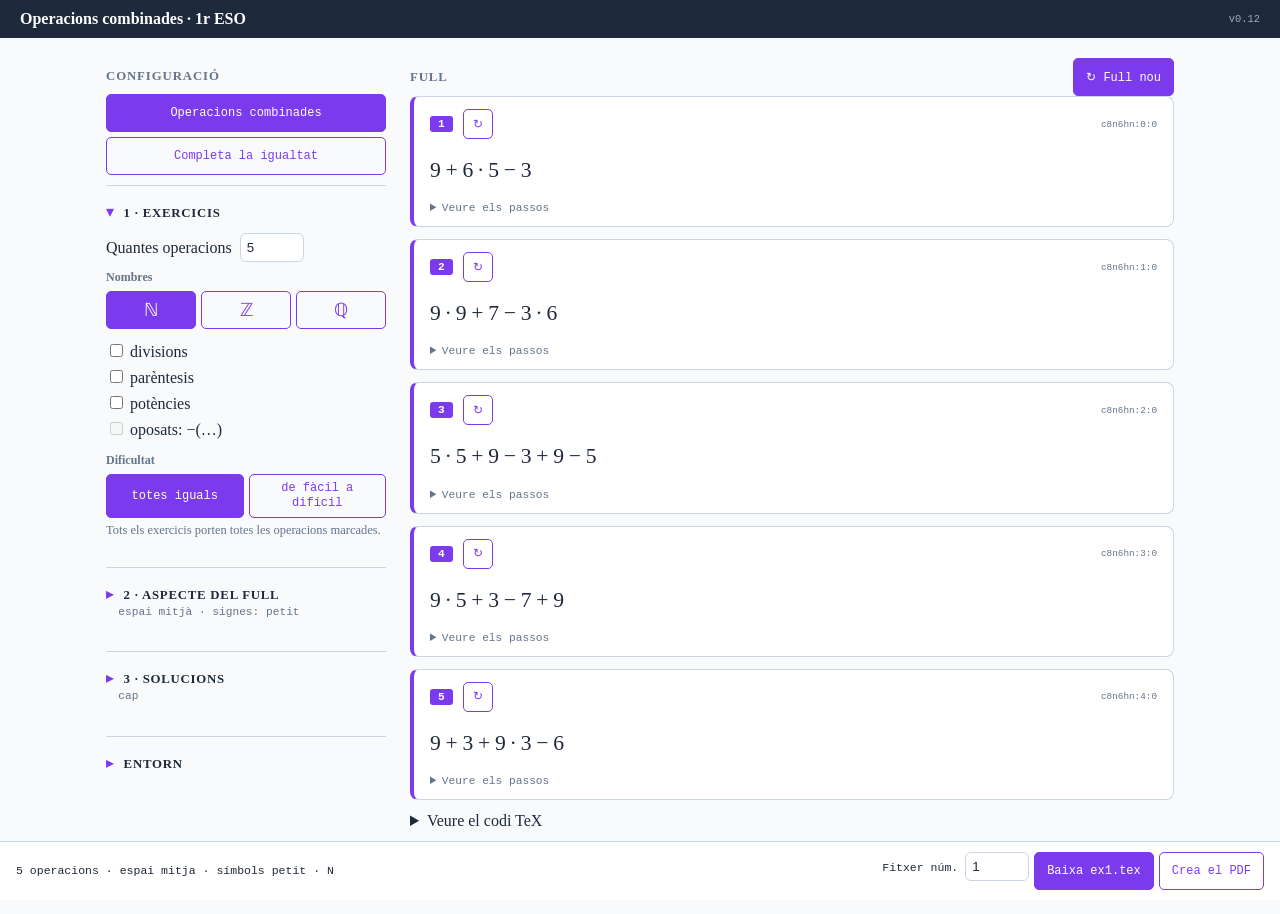
<file: index.html>
<!DOCTYPE html>
<html lang="ca">
<head>
<meta charset="utf-8">
<meta name="viewport" content="width=device-width, initial-scale=1, viewport-fit=cover">
<title>Operacions combinades · 1r ESO</title>
<!-- ?v=…: la versió (Motor.VERSIO). Amb una versió nova, el navegador baixa de nou els fitxers i no fa servir els
     d'abans, que pot tenir desats: si no, hi barrejava la pàgina nova amb l'estil o el JavaScript d'abans. -->
<link rel="stylesheet" href="assets/style.css?v=0.12">
</head>
<body>
<header><h1>Operacions combinades · 1r ESO</h1><span id="segell"></span></header>
<main>
<aside>
  <h2>Configuració</h2>
  <div class="grup" id="act"><button data-act="comb">Operacions combinades</button><button data-act="igu">Completa la igualtat</button></div>
  <!-- Tres passos, en l'ordre en què es fa un full: què hi surt, com es veu i les solucions. Cada pas es plega i,
       plegat, en diu el resum. Les opcions que depenen d'una altra només surten quan serveixen. -->
  <div id="op-comb">
    <details class="pas" id="pas-ex" open>
      <summary><b>1 · Exercicis</b><span class="resum" id="resum-ex"></span></summary>
      <label class="fila">Quantes operacions <input type="number" id="n" min="1" max="10"></label>
      <h3>Nombres</h3>
      <div class="grup seg" id="set"><button data-set="N" title="naturals" aria-label="ℕ, naturals">ℕ</button><button data-set="Z" title="enters" aria-label="ℤ, enters">ℤ</button><button data-set="Q" title="racionals (fraccions)" aria-label="ℚ, racionals">ℚ</button></div>
      <div class="sub" id="onviuen">
        <p class="ajuda" id="onviuen-que"></p>
        <label><input type="checkbox" id="int"> als càlculs del mig</label>
        <label><input type="checkbox" id="fin"> al resultat</label>
        <label title="Si no, per atzar, un exercici pot sortir sense cap"><input type="checkbox" id="forca"> <span id="forca-que"></span></label>
      </div>
      <div class="extres">
        <label><input type="checkbox" id="div"> divisions</label>
        <label><input type="checkbox" id="par"> parèntesis</label>
        <label><input type="checkbox" id="pot"> potències</label>
        <label><input type="checkbox" id="opo"> oposats: −(…)</label>
      </div>
      <h3>Dificultat</h3>
      <div class="grup seg" id="grad"><button data-grad="0">totes iguals</button><button data-grad="1">de fàcil a difícil</button></div>
      <p class="ajuda" id="grad-que"></p>
    </details>
    <details class="pas" id="pas-asp">
      <summary><b>2 · Aspecte del full</b><span class="resum" id="resum-asp"></span></summary>
      <h3>Espai per resoldre cada operació</h3>
      <div class="grup seg" id="esp"><button data-esp="petit">petit</button><button data-esp="mitja">mitjà</button><button data-esp="gran">gran</button></div>
      <h3>Espai entre els signes</h3>
      <div class="grup seg" id="sim"><button data-sim="petit">petit</button><button data-sim="mitja">mitjà</button><button data-sim="gran">gran</button></div>
      <label title="Al .tex, \vspace* en lloc de \vspace"><input type="checkbox" id="vs"> manté l'espai encara que l'operació quedi a dalt d'una pàgina</label>
    </details>
    <details class="pas" id="pas-sol">
      <summary><b>3 · Solucions</b><span class="resum" id="resum-sol"></span></summary>
      <div class="grup seg" id="sol">
        <button data-sol="cap" title="El full per a l'alumnat, sense solucions">Cap</button>
        <button data-sol="guiades" title="Alguns exercicis del full surten resolts pas a pas, com a model">Ajuda parcial</button>
        <button data-sol="solucionari" title="Un fitxer a part, exN-sol.tex, amb tots els exercicis resolts">Solucionari</button>
      </div>
      <div class="sub" id="primers">
        <div class="fila">Resolts: els primers <span class="grup"><button data-k="1">1</button><button data-k="2">2</button><button data-k="3">3</button></span></div>
        <p class="ajuda">O marca «resolt» a l'exercici que vulguis.</p>
      </div>
      <label class="sub" id="nomes-l"><input type="checkbox" id="nomes"> només el resultat de cada exercici</label>
      <div id="opsol">
        <h3>A cada línia de la resolució, es fan</h3>
        <div class="grup seg" id="gra"><button data-gra="prio">totes les del mateix nivell</button><button data-gra="op">una sola operació</button></div>
        <p class="ajuda exemple" id="gra-que"></p>
        <label title="Els signes d'operació alineats en columna, cada resultat centrat sota el que substitueix i el «=» al final de cada línia"><input type="checkbox" id="cen"> centrat seguint els símbols matemàtics</label>
        <label title="Dins d'una caixa: el que es calcula a la línia següent. El resultat, a sota, del color de la seva caixa"><input type="checkbox" id="dest"> destaca l'operació següent</label>
        <!-- Els dos colors de les caixes, que s'alternen línia a línia: un botó per a cadascun, i la paleta (app.js) -->
        <div class="sub" id="colors">
          <div class="fila">Colors <button class="mostra" data-tria="1" aria-expanded="false"><span></span></button><button class="mostra" data-tria="2" aria-expanded="false"><span></span></button></div>
          <div class="paleta" id="paleta" role="group"></div>
        </div>
        <label id="simp-l" title="Un resultat que es pot simplificar, se simplifica a la línia següent"><input type="checkbox" id="simp"> simplifica fraccions a banda</label>
      </div>
    </details>
  </div>
  <div id="op-igu">
    <details class="pas" id="pas-iex" open>
      <summary><b>1 · Igualtats</b><span class="resum" id="resum-iex"></span></summary>
      <label class="fila">Quantes igualtats <input type="number" id="in" min="3" max="15"></label>
      <h3>Nombres a cada igualtat</h3>
      <div class="grup seg" id="inom"><button data-inom="3">3</button><button data-inom="4">4</button></div>
      <h3>Símbols</h3>
      <label><input type="checkbox" id="ipar"> parèntesis ( )</label>
      <label><input type="checkbox" id="ipot"> quadrats ²</label>
      <label><input type="checkbox" id="iarr"> arrels √</label>
      <label><input type="checkbox" id="idiv"> divisions :</label>
    </details>
    <details class="pas" id="pas-iasp">
      <summary><b>2 · Aspecte del full</b><span class="resum" id="resum-iasp"></span></summary>
      <h3>Espai per escriure els símbols</h3>
      <div class="grup seg" id="iesp"><button data-iesp="petit">petit</button><button data-iesp="mitja">mitjà</button><button data-iesp="gran">gran</button></div>
    </details>
    <details class="pas" id="pas-isol">
      <summary><b>3 · Solucions</b><span class="resum" id="resum-isol"></span></summary>
      <div class="grup seg" id="isol">
        <button data-isol="cap" title="Al full, sense solucions. A la web, cada igualtat té «Veure la solució»">Cap</button>
        <button data-isol="solucionari" title="Un fitxer a part, exN-sol.tex, amb la solució de cada igualtat">Solucionari</button>
      </div>
    </details>
  </div>
  <details class="pas entorn" id="entorn">
    <summary><b>Entorn</b></summary>
    <p class="avis">Els fitxers de la carpeta de fulls. Es baixen un sol cop: el teu main.tex fa \input{exN.tex}.</p>
    <div class="grup"><button data-entorn="main">main.tex</button><button data-entorn="headers">headers.tex</button><button data-entorn="defs">defs.tex</button></div>
  </details>
</aside>
<section><div class="cap-full"><h2>Full</h2><button id="tot" title="Fa tots els exercicis de nou">↻ Full nou</button></div><div id="full"></div>
  <details><summary>Veure el codi TeX</summary><pre id="codi"></pre></details>
  <details id="codi-sol-d"><summary>Veure el codi TeX del solucionari</summary><pre id="codi-sol"></pre></details>
</section>
</main>
<footer>
  <span id="recompte"></span>
  <span class="grup"><label>Fitxer núm. <input type="number" id="fit" min="1" max="99"></label>
  <button id="baixa"></button><button id="baixa-sol"></button><button id="pdf" title="Els fulls A4 d'aquest full, per imprimir o desar com a PDF">Crea el PDF</button></span>
</footer>
<script src="assets/entorn.js?v=0.12"></script>
<script src="assets/motor.js?v=0.12"></script>
<script src="assets/igualtats.js?v=0.12"></script>
<script src="assets/comu.js?v=0.12"></script>
<script src="assets/app.js?v=0.12"></script>
</body>
</html>
</file>
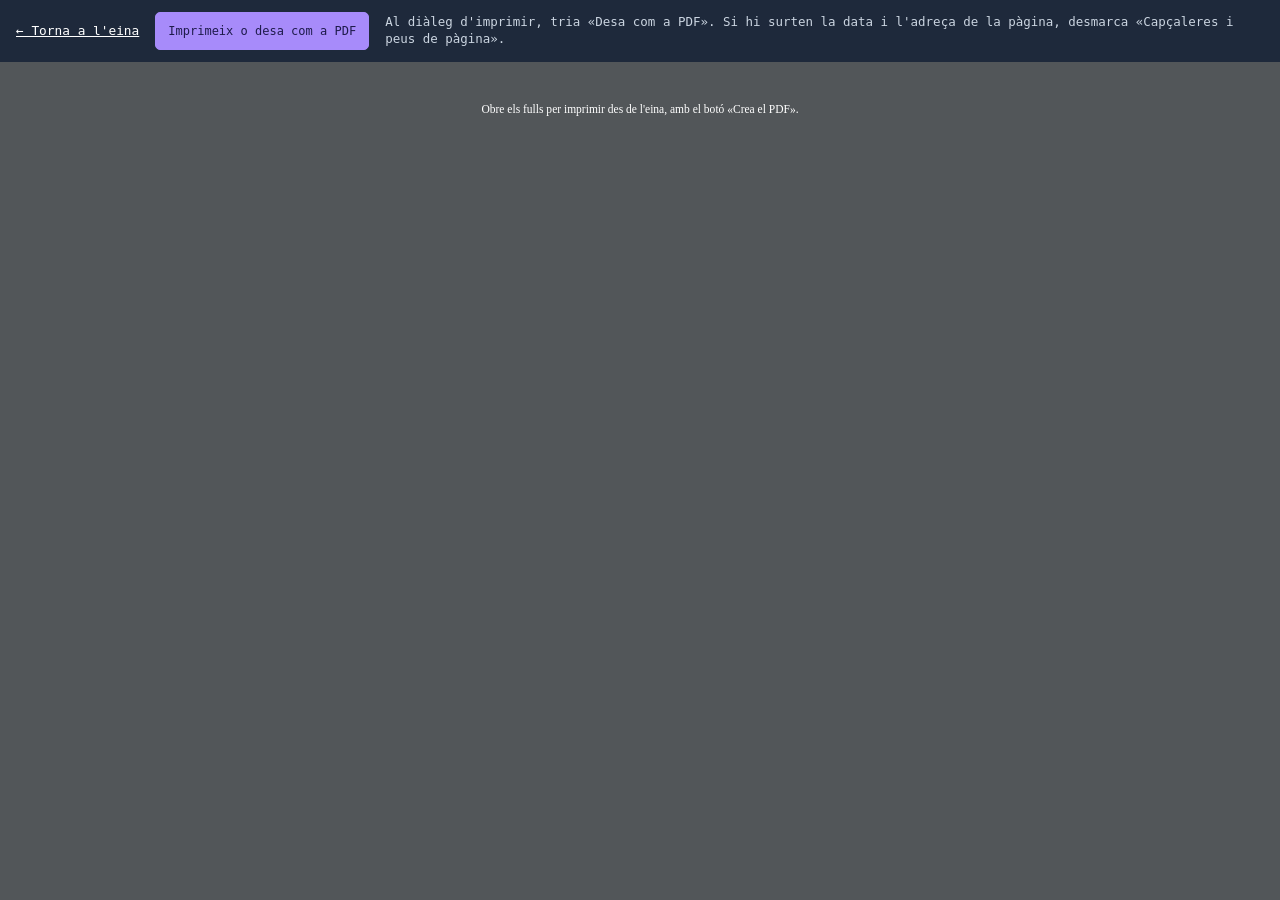
<file: imprimir.html>
<!DOCTYPE html>
<html lang="ca">
<head>
<meta charset="utf-8">
<meta name="viewport" content="width=device-width, initial-scale=1">
<title>Operacions combinades · PDF</title>
<!-- Els fulls A4 del full de l'eina (la mateixa adreça, #…), per imprimir o desar com a PDF. Com els fitxers
     de l'eina, cada un amb la versió (?v=…): vegeu index.html. -->
<link rel="stylesheet" href="assets/style.css?v=0.12">
<link rel="stylesheet" href="assets/imprimir.css?v=0.12">
</head>
<body class="imprimir">
<nav class="barra">
  <a id="torna" href="index.html">← Torna a l'eina</a>
  <button data-imprimeix>Imprimeix o desa com a PDF</button>
  <span class="ajuda">Al diàleg d'imprimir, tria «Desa com a PDF». Si hi surten la data i l'adreça de la pàgina,
    desmarca «Capçaleres i peus de pàgina».</span>
</nav>
<div id="fulls"></div>
<script src="assets/motor.js?v=0.12"></script>
<script src="assets/igualtats.js?v=0.12"></script>
<script src="assets/comu.js?v=0.12"></script>
<script src="assets/imprimir.js?v=0.12"></script>
</body>
</html>
</file>
<file: assets/style.css>
/* style.css — pantalla (clar i fosc) i impressió. */
:root {
  --bg: #f8fafc; --sf: #fff; --bd: #cbd5e1; --tx: #1e293b; --mu: #64748b;
  --ac: #7c3aed; --on: #fff; --er: #b45309;
}
@media (prefers-color-scheme: dark) {
  :root {
    --bg: #0f172a; --sf: #1e293b; --bd: #334155; --tx: #e2e8f0; --mu: #94a3b8;
    --ac: #a78bfa; --on: #1e1b4b; --er: #fbbf24;
  }
}
* { box-sizing: border-box; }
body {
  margin: 0;
  font-family: 'Latin Modern Roman', 'CMU Serif', 'STIX Two Text', 'Cambria', 'Times New Roman', serif;
  font-variant-numeric: lining-nums;
  background: var(--bg);
  color: var(--tx);
}

header {
  background: #1e293b; color: #fff;
  display: flex; justify-content: space-between; align-items: center;
  padding: 10px 20px; padding-top: calc(10px + env(safe-area-inset-top, 0px));
}
header h1 { font-size: 1rem; margin: 0; }
#segell { font: .65rem monospace; opacity: .6; }

main {
  max-width: 1100px; margin: 0 auto; padding: 20px 16px;
  display: grid; grid-template-columns: 280px minmax(0, 1fr); gap: 24px; align-items: start;
}
/* minmax(0, …): una fórmula llarga no pot eixamplar la columna (i tota la pàgina). */
@media (max-width: 860px) { main { grid-template-columns: minmax(0, 1fr); } }

h2 { font-size: .8rem; text-transform: uppercase; letter-spacing: .07em; color: var(--mu); }
h3 { font-size: .75rem; color: var(--mu); margin: 14px 0 6px; }
aside label { display: block; margin: 6px 0; }
.fila { display: flex; gap: 8px; align-items: center; }
/* ── El panell: tres passos (Exercicis, Aspecte del full, Solucions), cadascun un <details>.
   Plegat, el pas en diu el resum; obert, les seves opcions. ── */
details.pas { border-top: 1px solid var(--bd); padding: 6px 0 14px; }
details.pas + details.pas { margin-top: 10px; }
details.pas > summary { display: block; padding: 10px 0 6px; cursor: pointer; list-style: none; }
details.pas > summary::-webkit-details-marker { display: none; }
details.pas > summary::before { content: '▸'; display: inline-block; width: 1.1em; color: var(--ac); }
details.pas[open] > summary::before { content: '▾'; }
details.pas > summary b { font-size: .8rem; text-transform: uppercase; letter-spacing: .06em; }
details.pas > summary:focus-visible { outline: 2px solid var(--ac); outline-offset: 2px; }
.resum { display: block; margin: 2px 0 0 1.1em; font: .7rem/1.4 monospace; color: var(--mu); overflow-wrap: anywhere; }
details.pas[open] > summary .resum { display: none; }
details.pas h3:first-of-type { margin-top: 8px; }
/* Una ajuda curta sota una tria, i les opcions que depenen d'una altra, una mica endins */
.ajuda { font-size: .78rem; line-height: 1.35; color: var(--mu); margin: 4px 0; }
.ajuda.exemple { font-variant-numeric: lining-nums; }
.sub { margin: 4px 0 8px; padding-left: 12px; border-left: 2px solid var(--bd); }
.sub label { margin: 4px 0; }
/* Les caselles de les operacions, separades dels nombres */
.extres { margin-top: 12px; }
#sol, #isol { margin: 6px 0 8px; }
#sol { grid-template-columns: 3fr 4fr 4fr; }          /* «Cap» és curt: més lloc per a «Ajuda parcial» i «Solucionari» */
#set button { font: 1.15rem 'STIX Two Math', 'Cambria Math', 'Latin Modern Math', serif; }   /* només el símbol: ℕ ℤ ℚ */
/* Els dos colors de «destaca»: un botó amb la mostra de cadascun i, sota, la paleta del que es tria */
#colors .fila { gap: 6px; font-size: .9rem; }
.mostra { min-height: 30px; width: 44px; padding: 4px; }
.mostra span { display: block; height: 20px; border-radius: 3px; }
.mostra[aria-expanded=true] { outline: 2px solid var(--ac); outline-offset: 2px; }
.paleta { display: grid; grid-template-columns: repeat(8, 22px); gap: 6px; margin: 10px 0 4px; }
.paleta button, .paleta button[aria-pressed=true] { width: 22px; height: 22px; min-height: 0; padding: 0; border: 1px solid var(--bd); border-radius: 4px; background: var(--c); }
.paleta button[aria-pressed=true] { outline: 2px solid var(--tx); outline-offset: 2px; }
/* El títol del full, amb el botó de fer-lo tot de nou */
.cap-full { display: flex; align-items: center; justify-content: space-between; gap: 10px; }
input[type=number] { width: 4rem; padding: 6px; border: 1px solid var(--bd); border-radius: 6px; background: var(--sf); color: var(--tx); }

button {
  font: .75rem monospace; min-height: 38px; padding: 6px 12px;
  border: 1px solid var(--ac); background: none; color: var(--ac); border-radius: 5px; cursor: pointer;
}
button[aria-pressed=true], #baixa, #tot { background: var(--ac); color: var(--on); }
button:disabled { opacity: .4; cursor: not-allowed; }
button:focus-visible, input:focus-visible { outline: 2px solid var(--ac); outline-offset: 2px; }
.grup { display: flex; flex-wrap: wrap; gap: 5px; }
/* Una tria entre opcions germanes: botons de la mateixa amplada, en una fila (el text, si cal, en dues línies) */
.grup.seg { display: grid; grid-auto-flow: column; grid-auto-columns: minmax(0, 1fr); }
.grup.seg button { padding: 6px 4px; white-space: normal; line-height: 1.25; }
.entorn { margin-top: 12px; }
.avis { font-size: .72rem; color: var(--mu); }
.err { color: var(--er); }
pre { overflow: auto; background: var(--sf); border: 1px solid var(--bd); padding: 10px; font-size: .75rem; }

/* ── Les targetes del full ── */
.carta {
  background: var(--sf); border: 1px solid var(--bd); border-left: 4px solid var(--ac);
  border-radius: 8px; padding: 12px 16px; margin-bottom: 12px;
}
.cap { display: flex; gap: 10px; align-items: center; font: .7rem monospace; color: var(--mu); }
.cap button { min-height: 30px; padding: 2px 9px; }
.cap .num { background: var(--ac); color: var(--on); padding: 2px 8px; border-radius: 3px; font-weight: 600; }
.cap small { margin-left: auto; }
.ext { font-size: .68rem; border: 1px dashed var(--bd); border-radius: 4px; padding: 1px 6px; }
.cap .res { display: inline-flex; gap: 4px; align-items: center; }
.cos { min-width: 0; }

/* ── Les fórmules ── Una fórmula no es parteix mai en dues línies (un «−»
   sol al final d'una línia es llegiria com una resta): si no hi cap, la
   targeta es desplaça de costat. */
.math {
  font-size: 1.35rem; padding: 10px 0; line-height: 2;
  font-family: 'Latin Modern Math', 'STIX Two Math', 'Cambria Math', 'Latin Modern Roman', 'Times New Roman', serif;
  font-variant-numeric: lining-nums tabular-nums;
  white-space: nowrap; overflow-x: auto;
}
.math .op, .linia .op, table.centrat .op { margin: 0 var(--sop, .22em); }

/* ── La resolució ── Les línies «= …», amb la mateixa lletra que l'enunciat. */
.linia {
  font-size: 1.2rem; line-height: 1.9;
  font-family: 'Latin Modern Math', 'STIX Two Math', 'Cambria Math', 'Latin Modern Roman', 'Times New Roman', serif;
  font-variant-numeric: lining-nums tabular-nums;
  white-space: nowrap; overflow-x: auto;
}
.passos { padding: 0 0 6px; }
details.veure summary { font: .7rem monospace; color: var(--mu); cursor: pointer; }
/* «Centrat»: una columna per a cada nombre, operador i parèntesi de l'enunciat */
.taula { overflow-x: auto; }
table.centrat {
  border-collapse: collapse; font-size: 1.2rem; line-height: 1.9;
  font-family: 'Latin Modern Math', 'STIX Two Math', 'Cambria Math', 'Latin Modern Roman', 'Times New Roman', serif;
  font-variant-numeric: lining-nums tabular-nums;
}
table.centrat td { padding: 0; text-align: center; vertical-align: baseline; white-space: nowrap; }
table.centrat td.igual { padding: 0 var(--sop, .22em); }
/* Un parèntesi gran sol a la seva cel·la: la caixa ha de contenir tot el traç */
table.centrat .pb { line-height: 1; }
/* «Destaca la següent operació»: el que es calcula a la línia següent, dins d'una caixa (com el \boxed del .tex)
   d'un dels dos colors triats, que s'alternen línia a línia (k1, k2); el resultat, a la línia següent, del color de
   la seva caixa. app.js posa els colors a #full: --k1 i --k2 i, per al fons fosc, uns de més clars (--k1c, --k2c).
   inline-block: la caixa envolta també les fraccions senceres. A la taula de «centrat», les cel·les seguides que es
   destaquen són una de sola, i la caixa és a dins. */
.k1 { color: var(--k1, #00008b); }
.k2 { color: var(--k2, #d32f2f); }
@media (prefers-color-scheme: dark) {
  .k1 { color: var(--k1c, #8c8ccb); }
  .k2 { color: var(--k2c, #eba1a1); }
}
.caixa { display: inline-block; line-height: 1.2; border: .07em solid currentColor; padding: .08em .2em; }
.caixa .fr { line-height: 1.9; }      /* les fraccions, com a fora */
/* «Destaca» amb «centrat»: cada tros, a la seva cel·la (com sense destacar), i el marc al voltant de les cel·les de
   la caixa (marc), del principi del primer tros (ini) al final de l'últim (fi), i de dalt a baix del que hi ha a
   dins: app.js ho mesura (--l, --r, --t, --b). Els nombres porten aire a banda i banda (n), a totes les línies,
   perquè el marc no els toqui. */
table.centrat td.n { padding: 0 .22em; }
table.centrat td.p { padding: 0 .06em; }              /* (i els parèntesis, una mica) */
table.centrat td.marc { position: relative; }
table.centrat td.marc::before {
  content: ''; position: absolute; top: var(--t, .22em); bottom: var(--b, .3em); left: 0; right: 0; pointer-events: none;
  border-top: .07em solid currentColor; border-bottom: .07em solid currentColor;
}
table.centrat td.marc.ini::before { left: var(--l, .06em); border-left: .07em solid currentColor; }
table.centrat td.marc.fi::before { right: var(--r, .06em); border-right: .07em solid currentColor; }
#act { margin-bottom: 10px; }
#act button { flex: 1 1 auto; }

/* ── «Completa la igualtat» ── L'enunciat, l'exemple i les igualtats, en dues columnes */
.enunciat { margin: 0 0 8px; }
.exemple { margin: 0 0 16px; }
.exemple .ombra { background: var(--bd); padding: 2px 8px; border-radius: 3px; }
.simb { white-space: nowrap; }
/* Com al .tex, separades per una línia vertical discontínua, al mig de l'espai entre les dues columnes */
.igualtats {
  display: grid; grid-template-columns: repeat(2, minmax(0, 1fr)); gap: 10px 24px;
  background: linear-gradient(var(--mu) 50%, transparent 0) center top / 1px 8px repeat-y;
}
@media (max-width: 560px) { .igualtats { grid-template-columns: minmax(0, 1fr); background: none; } }
.igualtats .carta { margin: 0; }
/* Els buits on l'alumnat escriu els símbols: l'espai triat (petit, mitjà, gran), proporcional al del
   .tex (en mm) però més estret, perquè a la pantalla les dues igualtats de cada fila hi càpiguen bé */
.buit { display: inline-block; width: calc(var(--buit, 10mm) * .55); }
.exemple .buit { width: 3mm; }
.exemple .op { margin: 0 .22em; }
.igualtat .math { font-size: 1.25rem; }
.arrel > span { border-top: .07em solid currentColor; padding: 0 .08em; }
#primers { margin: 6px 0; font-size: .85rem; }
/* Potència: s'enlaira sense alterar l'alçada de la línia */
.math sup, .linia sup, table.centrat sup { font-size: .62em; line-height: 0; vertical-align: 0; position: relative; top: -.75em; margin-left: .04em; }
.pg { display: inline-flex; align-items: center; }
.pb { font-size: 1.9em; font-weight: 200; line-height: .7; margin: 0 .03em; }
.fr { display: inline-flex; flex-direction: column; vertical-align: middle; text-align: center; font-size: .85em; margin: 0 .15em; }
.fr > span:first-child { border-bottom: 1px solid; padding: 0 .25em; }

/* ── La barra de baix ── Enganxada a baix de la pantalla mentre hi ha
   contingut a sota; al final, al seu lloc: no tapa mai res. */
footer {
  position: sticky; bottom: 0;
  background: var(--sf); border-top: 1px solid var(--bd);
  display: flex; justify-content: space-between; align-items: center; gap: 10px; flex-wrap: wrap;
  padding: 10px 16px calc(10px + env(safe-area-inset-bottom, 0px));
  font: .72rem monospace;
}
</file>
<file: assets/imprimir.css>
/* imprimir.css — Els fulls A4 per imprimir o desar com a PDF (imprimir.html). Com als fulls de inaba: cada
   .full és un full A4 exacte (210 × 297 mm) i s'imprimeix tal com es veu, sense marges del navegador. Sobre
   style.css (les fórmules), en negre sobre blanc i en mesures de paper (mm, pt). */
@page { size: A4; margin: 0; }
body.imprimir { margin: 0; background: #525659; }
body.imprimir .barra {
  position: sticky; top: 0; z-index: 1; display: flex; flex-wrap: wrap; align-items: center; gap: 10px 16px;
  padding: 10px 16px; background: #1e293b; color: #fff; font: .8rem monospace;
}
body.imprimir .barra a { color: #fff; }
body.imprimir .barra button { background: #a78bfa; color: #1e1b4b; border-color: #a78bfa; }
body.imprimir .barra .ajuda { color: #cbd5e1; flex: 1 1 320px; }
#fulls { padding: 8mm 0; }
.full {
  width: 210mm; height: 297mm; margin: 0 auto 8mm; box-sizing: border-box; overflow: hidden;
  padding: 18mm 18mm 10mm; display: flex; flex-direction: column;
  background: #fff; color: #000; box-shadow: 0 2px 10px rgba(0, 0, 0, .4);
  break-after: page; page-break-after: always;
}
.full .contingut { flex: 1; min-height: 0; overflow: hidden; }
.full .peu { height: 6mm; padding-top: 2mm; text-align: center; font: 9pt 'Latin Modern Roman', 'CMU Serif', 'Cambria', 'Times New Roman', serif; color: #333; }
/* La capçalera del primer full i el títol del solucionari */
.full .capcalera { display: flex; align-items: baseline; gap: 6mm; margin-bottom: 8mm; font-size: 12pt; white-space: nowrap; }
.full .capcalera .ratlla { display: inline-block; border-bottom: .3mm solid #000; height: 1em; vertical-align: baseline; }
.full .capcalera .nom { flex: 1; }
.full .capcalera .nom .ratlla { width: calc(100% - 13mm); }
.full .titol { font-size: 14pt; font-weight: bold; margin: 0 0 6mm; }
/* Cada exercici: el número (com «1)» del .tex) i, al costat, l'enunciat i, si està resolt, la resolució */
.full .exercici { display: flex; gap: 2mm; font-size: 12pt; }
.full .exercici .num { flex: 0 0 8mm; font-weight: bold; line-height: 2.2; }
.full .exercici .cos { min-width: 0; flex: 1; }
.full .math { font-size: 14pt; line-height: 2.2; padding: 0; overflow: visible; }
.full .linia { font-size: 13pt; line-height: 2; overflow: visible; }
.full .taula { overflow: visible; }
.full table.centrat { font-size: 13pt; line-height: 2; }
.full .espai { flex: none; }
@media print {
  body.imprimir { background: none; }
  body.imprimir .barra { display: none; }
  #fulls { padding: 0; }
  .full { margin: 0; box-shadow: none; }
  .full:last-child { break-after: auto; page-break-after: auto; }
}

/* «Completa la igualtat»: dues columnes, separades per una línia discontínua, com el .tex */
.fila-ig { display: grid; grid-template-columns: 1fr 1fr; background: repeating-linear-gradient(to bottom, #000 0 3px, transparent 3px 6px) center / .5px 100% no-repeat; }
.fila-ig .ig { display: flex; align-items: flex-start; padding: 2mm 4mm 0 0; font-size: 14pt; }
.fila-ig .ig:nth-child(2) { padding-left: 4mm; }
.fila-ig .num { width: 8mm; flex: none; font-weight: bold; font-size: 11pt; padding-top: .25em; }
.full .enunciat, .full .exemple { font-size: 12pt; }
</file>
